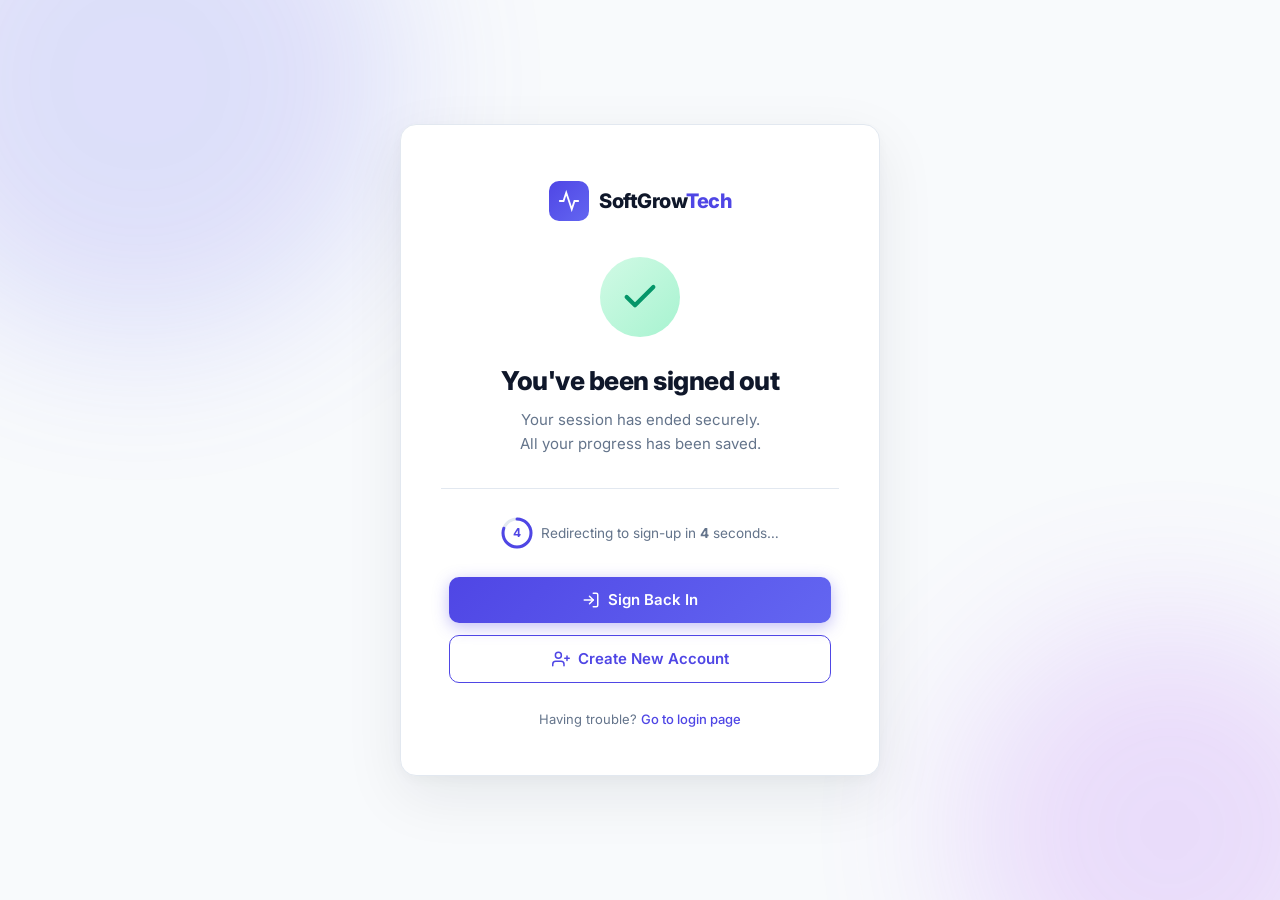
<file: logout.html>
<!DOCTYPE html>
<html lang="en">
<head>
  <meta charset="UTF-8" />
  <meta name="viewport" content="width=device-width, initial-scale=1.0" />
  <title>Signed Out — SoftGrowTech</title>
  <link rel="preconnect" href="https://fonts.googleapis.com" />
  <link rel="preconnect" href="https://fonts.gstatic.com" crossorigin />
  <link href="https://fonts.googleapis.com/css2?family=Inter:wght@300;400;500;600;700;800&display=swap" rel="stylesheet" />
  <style>
    *, *::before, *::after { box-sizing: border-box; margin: 0; padding: 0; }
    :root {
      --primary: #4f46e5; --primary-light: #6366f1; --primary-dark: #3730a3;
      --success: #059669; --bg: #f8fafc; --surface: #ffffff;
      --border: #e2e8f0; --text: #0f172a; --muted: #64748b; --radius: 16px;
    }
    body {
      font-family: 'Inter', system-ui, sans-serif; background: var(--bg);
      min-height: 100vh; display: flex; align-items: center; justify-content: center;
      padding: 24px; position: relative; overflow: hidden;
    }
    body::before, body::after {
      content: ''; position: fixed; border-radius: 50%; filter: blur(80px); opacity: 0.18; pointer-events: none;
    }
    body::before { width: 520px; height: 520px; background: var(--primary-light); top: -180px; left: -120px; }
    body::after  { width: 420px; height: 420px; background: #a855f7; bottom: -140px; right: -100px; }
    .card {
      background: var(--surface); border: 1px solid var(--border); border-radius: var(--radius);
      box-shadow: 0 20px 60px rgba(15,23,42,.08), 0 4px 16px rgba(15,23,42,.04);
      padding: 56px 48px 48px; max-width: 480px; width: 100%; text-align: center;
      animation: slideUp .45s cubic-bezier(.22,1,.36,1) both; position: relative; z-index: 1;
    }
    @keyframes slideUp { from { opacity:0; transform:translateY(28px); } to { opacity:1; transform:translateY(0); } }
    .brand { display:flex; align-items:center; justify-content:center; gap:10px; margin-bottom:36px; }
    .brand-icon {
      width:40px; height:40px;
      background: linear-gradient(135deg, var(--primary) 0%, var(--primary-light) 100%);
      border-radius:10px; display:flex; align-items:center; justify-content:center;
    }
    .brand-icon svg { width:22px; height:22px; fill:none; stroke:#fff; stroke-width:2; stroke-linecap:round; }
    .brand-name { font-size:1.25rem; font-weight:800; color:var(--text); letter-spacing:-0.5px; }
    .brand-name span { color:var(--primary); }
    .icon-wrap {
      width:80px; height:80px; background:linear-gradient(135deg,#d1fae5,#a7f3d0); border-radius:50%;
      display:flex; align-items:center; justify-content:center; margin:0 auto 28px;
      animation: popIn .5s .2s cubic-bezier(.34,1.56,.64,1) both;
    }
    @keyframes popIn { from { opacity:0; transform:scale(.5); } to { opacity:1; transform:scale(1); } }
    .icon-wrap svg { width:40px; height:40px; }
    .title { font-size:1.625rem; font-weight:800; color:var(--text); letter-spacing:-.5px; margin-bottom:10px; line-height:1.25; }
    .subtitle { font-size:.9375rem; color:var(--muted); line-height:1.6; margin-bottom:32px; }
    .divider { height:1px; background:var(--border); margin:0 -8px 28px; }
    .countdown-wrap { display:flex; align-items:center; justify-content:center; gap:8px; margin-bottom:28px; font-size:.85rem; color:var(--muted); }
    .ring { position:relative; width:32px; height:32px; flex-shrink:0; }
    .ring svg { width:32px; height:32px; transform:rotate(-90deg); }
    .ring circle { fill:none; stroke-width:3; }
    .ring .track { stroke:#e2e8f0; }
    .ring .progress { stroke:var(--primary); stroke-linecap:round; stroke-dasharray:88; stroke-dashoffset:0; transition:stroke-dashoffset 1s linear; }
    .ring .num { position:absolute; inset:0; display:flex; align-items:center; justify-content:center; font-size:.75rem; font-weight:700; color:var(--primary); }
    .actions { display:flex; flex-direction:column; gap:12px; }
    .btn {
      display:flex; align-items:center; justify-content:center; gap:8px;
      padding:14px 24px; border-radius:10px; font-size:.9375rem; font-weight:600;
      text-decoration:none; cursor:pointer; border:none; transition:all .18s ease; line-height:1;
    }
    .btn-primary {
      background:linear-gradient(135deg,var(--primary) 0%,var(--primary-light) 100%);
      color:#fff; box-shadow:0 4px 16px rgba(79,70,229,.35);
    }
    .btn-primary:hover { box-shadow:0 6px 24px rgba(79,70,229,.5); transform:translateY(-1px); }
    .btn-outline { background:transparent; color:var(--primary); border:1.5px solid var(--primary); }
    .btn-outline:hover { background:#eef2ff; }
    .btn svg { width:18px; height:18px; flex-shrink:0; }
    .footer-note { margin-top:28px; font-size:.8125rem; color:var(--muted); }
    .footer-note a { color:var(--primary); text-decoration:none; font-weight:500; }
    .footer-note a:hover { text-decoration:underline; }
    @media (max-width:480px) { .card { padding:40px 24px 36px; } .title { font-size:1.375rem; } }
  </style>
</head>
<body>
  <div class="card">
    <div class="brand">
      <div class="brand-icon">
        <svg viewBox="0 0 24 24"><polyline points="22 12 18 12 15 21 9 3 6 12 2 12"/></svg>
      </div>
      <span class="brand-name">SoftGrow<span>Tech</span></span>
    </div>
    <div class="icon-wrap">
      <svg viewBox="0 0 24 24" fill="none" stroke="#059669" stroke-width="2.5" stroke-linecap="round" stroke-linejoin="round">
        <polyline points="20 6 9 17 4 12"/>
      </svg>
    </div>
    <h1 class="title">You've been signed out</h1>
    <p class="subtitle">Your session has ended securely.<br>All your progress has been saved.</p>
    <div class="divider"></div>
    <div class="countdown-wrap">
      <div class="ring">
        <svg viewBox="0 0 32 32">
          <circle class="track" cx="16" cy="16" r="14"/>
          <circle class="progress" id="progressRing" cx="16" cy="16" r="14"/>
        </svg>
        <div class="num" id="countNum">5</div>
      </div>
      <span>Redirecting to sign-up in <strong id="countText">5</strong> seconds&hellip;</span>
    </div>
    <div class="actions">
      <a href="login.html" class="btn btn-primary">
        <svg viewBox="0 0 24 24" fill="none" stroke="currentColor" stroke-width="2" stroke-linecap="round" stroke-linejoin="round">
          <path d="M15 3h4a2 2 0 0 1 2 2v14a2 2 0 0 1-2 2h-4"/>
          <polyline points="10 17 15 12 10 7"/>
          <line x1="15" y1="12" x2="3" y2="12"/>
        </svg>
        Sign Back In
      </a>
      <a href="register.html" class="btn btn-outline">
        <svg viewBox="0 0 24 24" fill="none" stroke="currentColor" stroke-width="2" stroke-linecap="round" stroke-linejoin="round">
          <path d="M16 21v-2a4 4 0 0 0-4-4H5a4 4 0 0 0-4 4v2"/>
          <circle cx="8.5" cy="7" r="4"/>
          <line x1="20" y1="8" x2="20" y2="14"/>
          <line x1="23" y1="11" x2="17" y2="11"/>
        </svg>
        Create New Account
      </a>
    </div>
    <p class="footer-note">Having trouble? <a href="login.html">Go to login page</a></p>
  </div>

  <script src="js/auth.js"></script>
  <script>
    // Safety guard: redirect logged-in users to dashboard
    (function() {
      try {
        const raw = localStorage.getItem('interntrack_current_user');
        if (raw) {
          const u = JSON.parse(raw);
          if (u && u.id) { window.location.replace('dashboard.html'); return; }
        }
      } catch(e) {}
    })();

    // Circular countdown + auto-redirect
    var DURATION = 5;
    var circumference = 2 * Math.PI * 14;
    var ring = document.getElementById('progressRing');
    var countNum = document.getElementById('countNum');
    var countText = document.getElementById('countText');

    ring.style.strokeDasharray = circumference;
    ring.style.strokeDashoffset = 0;

    var remaining = DURATION;
    var timer = setInterval(function() {
      remaining--;
      countNum.textContent = remaining;
      countText.textContent = remaining;
      var offset = circumference * (1 - remaining / DURATION);
      ring.style.strokeDashoffset = offset;
      if (remaining <= 0) {
        clearInterval(timer);
        window.location.href = 'register.html';
      }
    }, 1000);

    document.querySelectorAll('.btn').forEach(function(btn) {
      btn.addEventListener('click', function() { clearInterval(timer); });
    });
  </script>
</body>
</html>
</file>
